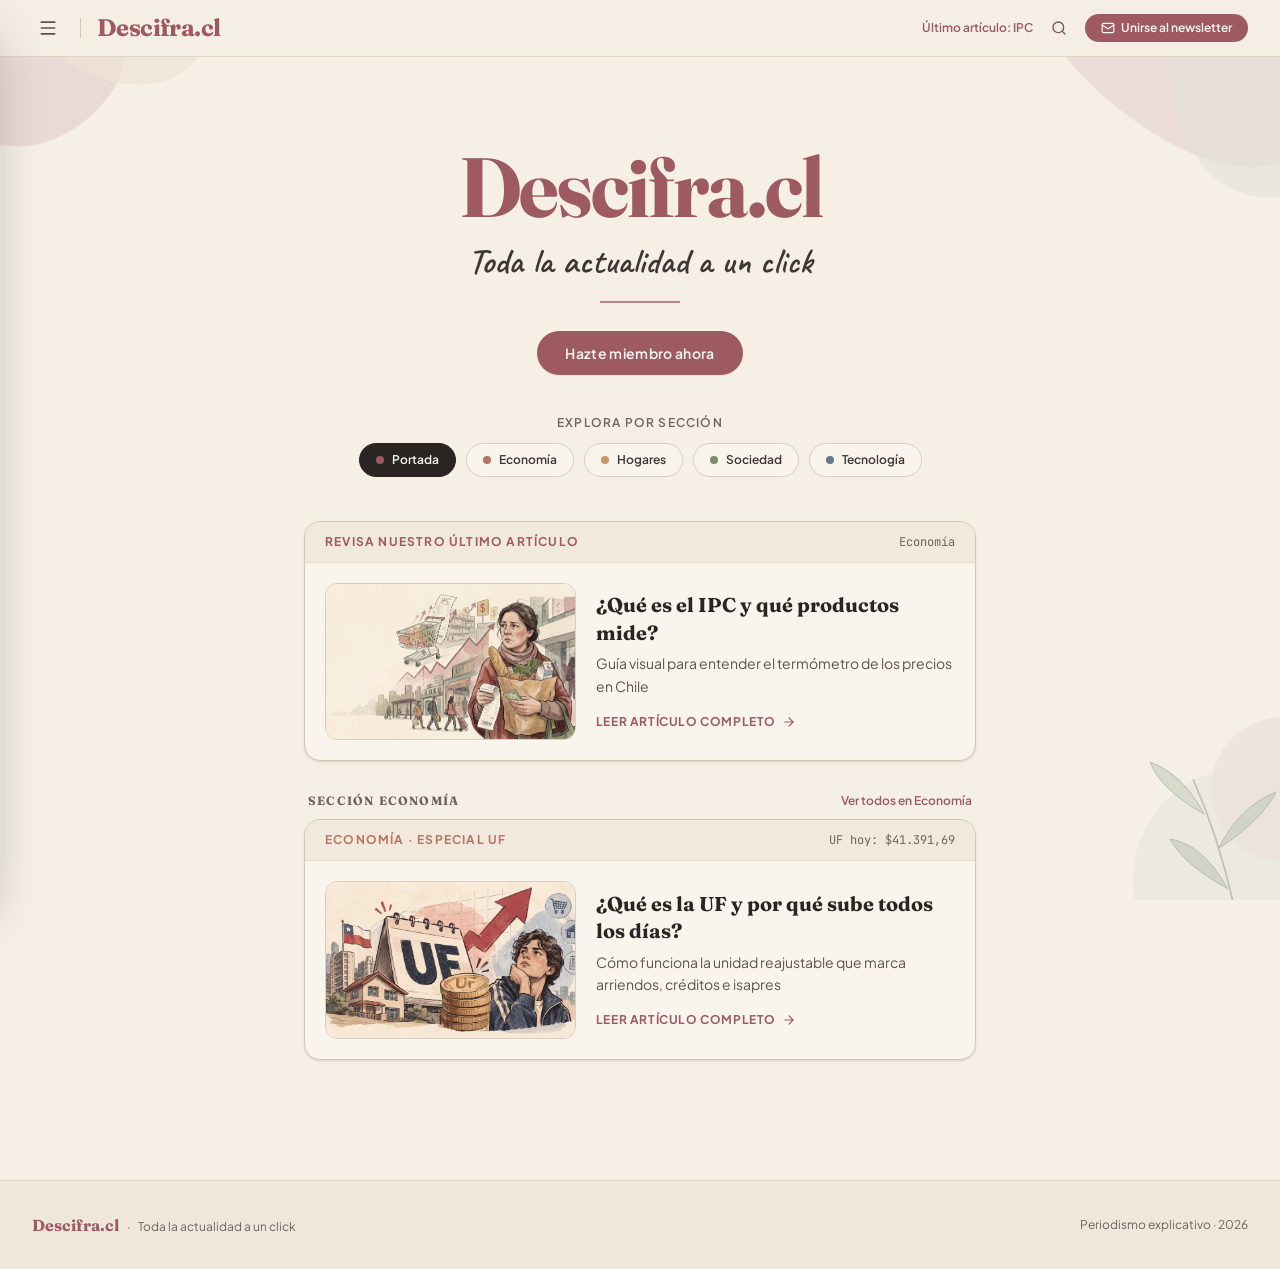
<file: docs/index.html>
<!doctype html>
<html lang="es">
  <head>
    <meta charset="UTF-8" />
    <meta name="viewport" content="width=device-width, initial-scale=1.0" />
    <title>Descifra.cl — Toda la actualidad a un click</title>
    <meta name="description" content="Toda la actualidad a un click: periodismo explicativo, colorido e interactivo sobre economía, sociedad y contingencia." />
    <meta property="og:title" content="Descifra.cl — Toda la actualidad a un click" />
    <meta property="og:description" content="Toda la actualidad a un click: periodismo explicativo, colorido e interactivo sobre economía, sociedad y contingencia." />
    <meta property="og:type" content="website" />
    <meta name="twitter:card" content="summary_large_image" />
    <link rel="preconnect" href="https://fonts.googleapis.com" />
    <link rel="preconnect" href="https://fonts.gstatic.com" crossorigin />
    <link
      href="https://fonts.googleapis.com/css2?family=Caveat:wght@500;600;700&family=Fraunces:ital,opsz,wght@0,9..144,400;0,9..144,600;0,9..144,700;1,9..144,400&family=JetBrains+Mono:wght@400;500;600&family=Plus+Jakarta+Sans:wght@400;500;600;700&display=swap"
      rel="stylesheet"
    />
    <script type="module" crossorigin src="./assets/index-x6zN5Of1.js"></script>
    <link rel="stylesheet" crossorigin href="./assets/index-D3nHx_9y.css">
  </head>
  <body>
    <div id="root"></div>
  </body>
</html>
</file>
<file: docs/assets/index-D3nHx_9y.css>
/*! tailwindcss v4.3.5 | MIT License | https://tailwindcss.com */
@layer properties{@supports (((-webkit-hyphens:none)) and (not (margin-trim:block))) or ((-moz-orient:inline) and (not (color:rgb(from red r g b)))){*,:before,:after,::backdrop{--tw-translate-x:0;--tw-translate-y:0;--tw-translate-z:0;--tw-rotate-x:initial;--tw-rotate-y:initial;--tw-rotate-z:initial;--tw-skew-x:initial;--tw-skew-y:initial;--tw-space-y-reverse:0;--tw-divide-y-reverse:0;--tw-border-style:solid;--tw-leading:initial;--tw-font-weight:initial;--tw-tracking:initial;--tw-ordinal:initial;--tw-slashed-zero:initial;--tw-numeric-figure:initial;--tw-numeric-spacing:initial;--tw-numeric-fraction:initial;--tw-shadow:0 0 #0000;--tw-shadow-color:initial;--tw-shadow-alpha:100%;--tw-inset-shadow:0 0 #0000;--tw-inset-shadow-color:initial;--tw-inset-shadow-alpha:100%;--tw-ring-color:initial;--tw-ring-shadow:0 0 #0000;--tw-inset-ring-color:initial;--tw-inset-ring-shadow:0 0 #0000;--tw-ring-inset:initial;--tw-ring-offset-width:0px;--tw-ring-offset-color:#fff;--tw-ring-offset-shadow:0 0 #0000;--tw-blur:initial;--tw-brightness:initial;--tw-contrast:initial;--tw-grayscale:initial;--tw-hue-rotate:initial;--tw-invert:initial;--tw-opacity:initial;--tw-saturate:initial;--tw-sepia:initial;--tw-drop-shadow:initial;--tw-drop-shadow-color:initial;--tw-drop-shadow-alpha:100%;--tw-drop-shadow-size:initial;--tw-backdrop-blur:initial;--tw-backdrop-brightness:initial;--tw-backdrop-contrast:initial;--tw-backdrop-grayscale:initial;--tw-backdrop-hue-rotate:initial;--tw-backdrop-invert:initial;--tw-backdrop-opacity:initial;--tw-backdrop-saturate:initial;--tw-backdrop-sepia:initial;--tw-duration:initial;--tw-ease:initial;--tw-scale-x:1;--tw-scale-y:1;--tw-scale-z:1;--tw-outline-style:solid}}}@layer theme{:root,:host{--font-sans:"Plus Jakarta Sans", ui-sans-serif, system-ui, sans-serif;--font-mono:"JetBrains Mono", ui-monospace, SFMono-Regular, monospace;--color-white:#fff;--spacing:.25rem;--container-md:28rem;--container-xl:36rem;--container-2xl:42rem;--container-3xl:48rem;--text-xs:.75rem;--text-xs--line-height:calc(1 / .75);--text-sm:.875rem;--text-sm--line-height:calc(1.25 / .875);--text-base:1rem;--text-base--line-height:calc(1.5 / 1);--text-lg:1.125rem;--text-lg--line-height:calc(1.75 / 1.125);--text-xl:1.25rem;--text-xl--line-height:calc(1.75 / 1.25);--text-2xl:1.5rem;--text-2xl--line-height:calc(2 / 1.5);--text-3xl:1.875rem;--text-3xl--line-height:calc(2.25 / 1.875);--text-4xl:2.25rem;--text-4xl--line-height:calc(2.5 / 2.25);--text-5xl:3rem;--text-5xl--line-height:1;--text-6xl:3.75rem;--text-6xl--line-height:1;--text-7xl:4.5rem;--text-7xl--line-height:1;--font-weight-medium:500;--font-weight-semibold:600;--font-weight-bold:700;--tracking-tight:-.025em;--tracking-normal:0em;--tracking-wide:.025em;--tracking-wider:.05em;--tracking-widest:.1em;--leading-snug:1.375;--leading-relaxed:1.625;--radius-md:.375rem;--radius-lg:.5rem;--radius-xl:.75rem;--radius-2xl:1rem;--ease-out:cubic-bezier(0, 0, .2, 1);--blur-sm:8px;--default-transition-duration:.15s;--default-transition-timing-function:cubic-bezier(.4, 0, .2, 1);--default-font-family:var(--font-sans);--default-mono-font-family:var(--font-mono);--font-display:"Fraunces", Georgia, ui-serif, serif;--font-script:"Caveat", cursive}}@layer base{*,:after,:before,::backdrop{box-sizing:border-box;border:0 solid;margin:0;padding:0}::file-selector-button{box-sizing:border-box;border:0 solid;margin:0;padding:0}html,:host{-webkit-text-size-adjust:100%;tab-size:4;line-height:1.5;font-family:var(--default-font-family,-apple-system, BlinkMacSystemFont, "Segoe UI", Roboto, "Helvetica Neue", "Noto Sans", Arial, sans-serif, "Apple Color Emoji", "Segoe UI Emoji", "Segoe UI Symbol", "Noto Color Emoji");font-feature-settings:var(--default-font-feature-settings,normal);font-variation-settings:var(--default-font-variation-settings,normal);-webkit-tap-highlight-color:transparent}hr{height:0;color:inherit;border-top-width:1px}abbr:where([title]){-webkit-text-decoration:underline dotted;text-decoration:underline dotted}h1,h2,h3,h4,h5,h6{font-size:inherit;font-weight:inherit}a{color:inherit;-webkit-text-decoration:inherit;-webkit-text-decoration:inherit;-webkit-text-decoration:inherit;-webkit-text-decoration:inherit;text-decoration:inherit}b,strong{font-weight:bolder}code,kbd,samp,pre{font-family:var(--default-mono-font-family,ui-monospace, SFMono-Regular, Menlo, Monaco, Consolas, "Liberation Mono", "Courier New", monospace);font-feature-settings:var(--default-mono-font-feature-settings,normal);font-variation-settings:var(--default-mono-font-variation-settings,normal);font-size:1em}small{font-size:80%}sub,sup{vertical-align:baseline;font-size:75%;line-height:0;position:relative}sub{bottom:-.25em}sup{top:-.5em}table{text-indent:0;border-color:inherit;border-collapse:collapse}:-moz-focusring:where(:not(iframe)){outline:auto}progress{vertical-align:baseline}summary{display:list-item}ol,ul,menu{list-style:none}img,svg,video,canvas,audio,iframe,embed,object{vertical-align:middle;display:block}img,video{max-width:100%;height:auto}button,input,select,optgroup,textarea{font:inherit;font-feature-settings:inherit;font-variation-settings:inherit;letter-spacing:inherit;color:inherit;opacity:1;background-color:#0000;border-radius:0}::file-selector-button{font:inherit;font-feature-settings:inherit;font-variation-settings:inherit;letter-spacing:inherit;color:inherit;opacity:1;background-color:#0000;border-radius:0}:where(select:is([multiple],[size])) optgroup{font-weight:bolder}:where(select:is([multiple],[size])) optgroup option{padding-inline-start:20px}::file-selector-button{margin-inline-end:4px}::placeholder{opacity:1}@supports (not ((-webkit-appearance:-apple-pay-button))) or (contain-intrinsic-size:1px){::placeholder{color:currentColor}@supports (color:color-mix(in lab, red, red)){::placeholder{color:color-mix(in oklab, currentcolor 50%, transparent)}}}textarea{resize:vertical}::-webkit-search-decoration{-webkit-appearance:none}::-webkit-date-and-time-value{min-height:1lh;text-align:inherit}::-webkit-datetime-edit{display:inline-flex}::-webkit-datetime-edit-fields-wrapper{padding:0}::-webkit-datetime-edit{padding-block:0}::-webkit-datetime-edit-year-field{padding-block:0}::-webkit-datetime-edit-month-field{padding-block:0}::-webkit-datetime-edit-day-field{padding-block:0}::-webkit-datetime-edit-hour-field{padding-block:0}::-webkit-datetime-edit-minute-field{padding-block:0}::-webkit-datetime-edit-second-field{padding-block:0}::-webkit-datetime-edit-millisecond-field{padding-block:0}::-webkit-datetime-edit-meridiem-field{padding-block:0}::-webkit-calendar-picker-indicator{line-height:1}:-moz-ui-invalid{box-shadow:none}button,input:where([type=button],[type=reset],[type=submit]){appearance:button}::file-selector-button{appearance:button}::-webkit-inner-spin-button{height:auto}::-webkit-outer-spin-button{height:auto}[hidden]:where(:not([hidden=until-found])){display:none!important}html{scroll-behavior:smooth;font-family:var(--font-sans);color:#2a2522;-webkit-font-smoothing:antialiased;background-color:#f5efe6}h1,h2,h3,h4{font-family:var(--font-display)}}@layer components;@layer utilities{.pointer-events-auto{pointer-events:auto}.pointer-events-none{pointer-events:none}.visible{visibility:visible}.sr-only{clip-path:inset(50%);white-space:nowrap;border-width:0;width:1px;height:1px;margin:-1px;padding:0;position:absolute;overflow:hidden}.absolute{position:absolute}.fixed{position:fixed}.relative{position:relative}.static{position:static}.sticky{position:sticky}.inset-0{inset:0}.inset-y-0{inset-block:0}.-top-10{top:calc(var(--spacing) * -10)}.-top-16{top:calc(var(--spacing) * -16)}.top-0{top:0}.top-3{top:calc(var(--spacing) * 3)}.top-4{top:calc(var(--spacing) * 4)}.top-\[42\%\]{top:42%}.-right-12{right:calc(var(--spacing) * -12)}.-right-20{right:calc(var(--spacing) * -20)}.right-3{right:calc(var(--spacing) * 3)}.right-4{right:calc(var(--spacing) * 4)}.-bottom-16{bottom:calc(var(--spacing) * -16)}.-left-24{left:calc(var(--spacing) * -24)}.left-0{left:0}.left-1{left:var(--spacing)}.left-1\/2{left:50%}.z-0{z-index:0}.z-10{z-index:10}.z-40{z-index:40}.z-50{z-index:50}.order-1{order:1}.order-2{order:2}.container{width:100%}@media (width>=40rem){.container{max-width:40rem}}@media (width>=48rem){.container{max-width:48rem}}@media (width>=64rem){.container{max-width:64rem}}@media (width>=80rem){.container{max-width:80rem}}@media (width>=96rem){.container{max-width:96rem}}.mx-2{margin-inline:calc(var(--spacing) * 2)}.mx-auto{margin-inline:auto}.mt-0{margin-top:0}.mt-0\.5{margin-top:calc(var(--spacing) * .5)}.mt-1{margin-top:var(--spacing)}.mt-1\.5{margin-top:calc(var(--spacing) * 1.5)}.mt-2{margin-top:calc(var(--spacing) * 2)}.mt-3{margin-top:calc(var(--spacing) * 3)}.mt-4{margin-top:calc(var(--spacing) * 4)}.mt-5{margin-top:calc(var(--spacing) * 5)}.mt-6{margin-top:calc(var(--spacing) * 6)}.mt-7{margin-top:calc(var(--spacing) * 7)}.mt-8{margin-top:calc(var(--spacing) * 8)}.mt-10{margin-top:calc(var(--spacing) * 10)}.mt-11{margin-top:calc(var(--spacing) * 11)}.mt-12{margin-top:calc(var(--spacing) * 12)}.mr-1{margin-right:var(--spacing)}.mb-1{margin-bottom:var(--spacing)}.mb-1\.5{margin-bottom:calc(var(--spacing) * 1.5)}.mb-2{margin-bottom:calc(var(--spacing) * 2)}.mb-2\.5{margin-bottom:calc(var(--spacing) * 2.5)}.mb-3{margin-bottom:calc(var(--spacing) * 3)}.mb-4{margin-bottom:calc(var(--spacing) * 4)}.mb-5{margin-bottom:calc(var(--spacing) * 5)}.mb-6{margin-bottom:calc(var(--spacing) * 6)}.ml-0{margin-left:0}.ml-0\.5{margin-left:calc(var(--spacing) * .5)}.ml-1{margin-left:var(--spacing)}.line-clamp-2{-webkit-line-clamp:2;-webkit-box-orient:vertical;display:-webkit-box;overflow:hidden}.block{display:block}.contents{display:contents}.flex{display:flex}.grid{display:grid}.hidden{display:none}.inline{display:inline}.inline-block{display:inline-block}.inline-flex{display:inline-flex}.table{display:table}.aspect-\[16\/9\]{aspect-ratio:16/9}.aspect-\[16\/10\]{aspect-ratio:16/10}.h-1{height:var(--spacing)}.h-1\.5{height:calc(var(--spacing) * 1.5)}.h-2{height:calc(var(--spacing) * 2)}.h-2\.5{height:calc(var(--spacing) * 2.5)}.h-3{height:calc(var(--spacing) * 3)}.h-3\.5{height:calc(var(--spacing) * 3.5)}.h-4{height:calc(var(--spacing) * 4)}.h-5{height:calc(var(--spacing) * 5)}.h-6{height:calc(var(--spacing) * 6)}.h-9{height:calc(var(--spacing) * 9)}.h-10{height:calc(var(--spacing) * 10)}.h-14{height:calc(var(--spacing) * 14)}.h-16{height:calc(var(--spacing) * 16)}.h-72{height:calc(var(--spacing) * 72)}.h-80{height:calc(var(--spacing) * 80)}.h-\[1\.5px\]{height:1.5px}.h-\[3px\]{height:3px}.h-auto{height:auto}.h-full{height:100%}.min-h-\[calc\(100vh-8rem\)\]{min-height:calc(100vh - 8rem)}.min-h-screen{min-height:100vh}.w-1{width:var(--spacing)}.w-1\.5{width:calc(var(--spacing) * 1.5)}.w-2{width:calc(var(--spacing) * 2)}.w-2\.5{width:calc(var(--spacing) * 2.5)}.w-3{width:calc(var(--spacing) * 3)}.w-3\.5{width:calc(var(--spacing) * 3.5)}.w-4{width:calc(var(--spacing) * 4)}.w-5{width:calc(var(--spacing) * 5)}.w-6{width:calc(var(--spacing) * 6)}.w-10{width:calc(var(--spacing) * 10)}.w-14{width:calc(var(--spacing) * 14)}.w-16{width:calc(var(--spacing) * 16)}.w-20{width:calc(var(--spacing) * 20)}.w-72{width:calc(var(--spacing) * 72)}.w-80{width:calc(var(--spacing) * 80)}.w-96{width:calc(var(--spacing) * 96)}.w-full{width:100%}.w-px{width:1px}.max-w-2xl{max-width:var(--container-2xl)}.max-w-3xl{max-width:var(--container-3xl)}.max-w-\[85vw\]{max-width:85vw}.max-w-\[960px\]{max-width:960px}.max-w-\[1320px\]{max-width:1320px}.max-w-md{max-width:var(--container-md)}.min-w-0{min-width:0}.min-w-\[540px\]{min-width:540px}.flex-1{flex:1}.shrink-0{flex-shrink:0}.-translate-x-1{--tw-translate-x:calc(var(--spacing) * -1);translate:var(--tw-translate-x) var(--tw-translate-y)}.-translate-x-1\/2{--tw-translate-x:calc(calc(1 / 2 * 100%) * -1);translate:var(--tw-translate-x) var(--tw-translate-y)}.-translate-x-full{--tw-translate-x:-100%;translate:var(--tw-translate-x) var(--tw-translate-y)}.translate-x-0{--tw-translate-x:0px;translate:var(--tw-translate-x) var(--tw-translate-y)}.-translate-y-1{--tw-translate-y:calc(var(--spacing) * -1);translate:var(--tw-translate-x) var(--tw-translate-y)}.-translate-y-1\/2{--tw-translate-y:calc(calc(1 / 2 * 100%) * -1);translate:var(--tw-translate-x) var(--tw-translate-y)}.transform{transform:var(--tw-rotate-x, ) var(--tw-rotate-y, ) var(--tw-rotate-z, ) var(--tw-skew-x, ) var(--tw-skew-y, )}.cursor-pointer{cursor:pointer}.resize{resize:both}.scroll-mt-24{scroll-margin-top:calc(var(--spacing) * 24)}.grid-cols-1{grid-template-columns:repeat(1,minmax(0,1fr))}.grid-cols-2{grid-template-columns:repeat(2,minmax(0,1fr))}.flex-col{flex-direction:column}.flex-wrap{flex-wrap:wrap}.items-baseline{align-items:baseline}.items-center{align-items:center}.items-start{align-items:flex-start}.justify-between{justify-content:space-between}.justify-center{justify-content:center}.gap-1{gap:var(--spacing)}.gap-1\.5{gap:calc(var(--spacing) * 1.5)}.gap-2{gap:calc(var(--spacing) * 2)}.gap-2\.5{gap:calc(var(--spacing) * 2.5)}.gap-3{gap:calc(var(--spacing) * 3)}.gap-4{gap:calc(var(--spacing) * 4)}.gap-5{gap:calc(var(--spacing) * 5)}.gap-6{gap:calc(var(--spacing) * 6)}.gap-8{gap:calc(var(--spacing) * 8)}.gap-10{gap:calc(var(--spacing) * 10)}:where(.space-y-1>:not(:last-child)){--tw-space-y-reverse:0;margin-block-start:calc(var(--spacing) * var(--tw-space-y-reverse));margin-block-end:calc(var(--spacing) * calc(1 - var(--tw-space-y-reverse)))}:where(.space-y-1\.5>:not(:last-child)){--tw-space-y-reverse:0;margin-block-start:calc(calc(var(--spacing) * 1.5) * var(--tw-space-y-reverse));margin-block-end:calc(calc(var(--spacing) * 1.5) * calc(1 - var(--tw-space-y-reverse)))}:where(.space-y-2>:not(:last-child)){--tw-space-y-reverse:0;margin-block-start:calc(calc(var(--spacing) * 2) * var(--tw-space-y-reverse));margin-block-end:calc(calc(var(--spacing) * 2) * calc(1 - var(--tw-space-y-reverse)))}:where(.space-y-2\.5>:not(:last-child)){--tw-space-y-reverse:0;margin-block-start:calc(calc(var(--spacing) * 2.5) * var(--tw-space-y-reverse));margin-block-end:calc(calc(var(--spacing) * 2.5) * calc(1 - var(--tw-space-y-reverse)))}:where(.space-y-3>:not(:last-child)){--tw-space-y-reverse:0;margin-block-start:calc(calc(var(--spacing) * 3) * var(--tw-space-y-reverse));margin-block-end:calc(calc(var(--spacing) * 3) * calc(1 - var(--tw-space-y-reverse)))}:where(.space-y-4>:not(:last-child)){--tw-space-y-reverse:0;margin-block-start:calc(calc(var(--spacing) * 4) * var(--tw-space-y-reverse));margin-block-end:calc(calc(var(--spacing) * 4) * calc(1 - var(--tw-space-y-reverse)))}:where(.space-y-5>:not(:last-child)){--tw-space-y-reverse:0;margin-block-start:calc(calc(var(--spacing) * 5) * var(--tw-space-y-reverse));margin-block-end:calc(calc(var(--spacing) * 5) * calc(1 - var(--tw-space-y-reverse)))}:where(.space-y-6>:not(:last-child)){--tw-space-y-reverse:0;margin-block-start:calc(calc(var(--spacing) * 6) * var(--tw-space-y-reverse));margin-block-end:calc(calc(var(--spacing) * 6) * calc(1 - var(--tw-space-y-reverse)))}:where(.space-y-14>:not(:last-child)){--tw-space-y-reverse:0;margin-block-start:calc(calc(var(--spacing) * 14) * var(--tw-space-y-reverse));margin-block-end:calc(calc(var(--spacing) * 14) * calc(1 - var(--tw-space-y-reverse)))}.gap-x-4{column-gap:calc(var(--spacing) * 4)}.gap-y-1{row-gap:var(--spacing)}.gap-y-1\.5{row-gap:calc(var(--spacing) * 1.5)}:where(.divide-y>:not(:last-child)){--tw-divide-y-reverse:0;border-bottom-style:var(--tw-border-style);border-top-style:var(--tw-border-style);border-top-width:calc(1px * var(--tw-divide-y-reverse));border-bottom-width:calc(1px * calc(1 - var(--tw-divide-y-reverse)))}:where(.divide-\[\#DDD2C4\]>:not(:last-child)){border-color:#ddd2c4}:where(.divide-\[\#E2D8CA\]>:not(:last-child)){border-color:#e2d8ca}.truncate{text-overflow:ellipsis;white-space:nowrap;overflow:hidden}.overflow-hidden{overflow:hidden}.overflow-x-auto{overflow-x:auto}.rounded{border-radius:.25rem}.rounded-2xl{border-radius:var(--radius-2xl)}.rounded-full{border-radius:2147483647px}.rounded-lg{border-radius:var(--radius-lg)}.rounded-md{border-radius:var(--radius-md)}.rounded-xl{border-radius:var(--radius-xl)}.border{border-style:var(--tw-border-style);border-width:1px}.border-2{border-style:var(--tw-border-style);border-width:2px}.border-t{border-top-style:var(--tw-border-style);border-top-width:1px}.border-r{border-right-style:var(--tw-border-style);border-right-width:1px}.border-b{border-bottom-style:var(--tw-border-style);border-bottom-width:1px}.border-\[\#2A2522\]{border-color:#2a2522}.border-\[\#2A2522\]\/10{border-color:oklab(26.892% .00559601 .00744852/.1)}.border-\[\#3A322D\]{border-color:#3a322d}.border-\[\#B6C5AF\]{border-color:#b6c5af}.border-\[\#C9BCAE\]{border-color:#c9bcae}.border-\[\#D2C6B7\]{border-color:#d2c6b7}.border-\[\#D9CEBF\]{border-color:#d9cebf}.border-\[\#DDD2C4\]{border-color:#ddd2c4}.border-\[\#DEC1C2\]{border-color:#dec1c2}.border-\[\#DED4C6\]{border-color:#ded4c6}.border-\[\#E4DACB\]{border-color:#e4dacb}.border-\[\#FAF6F0\]\/90{border-color:oklab(97.4572% .00183618 .0088526/.9)}.bg-\[\#2A2522\]{background-color:#2a2522}.bg-\[\#2A2522\]\/35{background-color:oklab(26.892% .00559601 .00744852/.35)}.bg-\[\#2A2522\]\/45{background-color:oklab(26.892% .00559601 .00744852/.45)}.bg-\[\#4A403A\]{background-color:#4a403a}.bg-\[\#9E5A63\]{background-color:#9e5a63}.bg-\[\#9E5A63\]\/70{background-color:oklab(54.8139% .0877684 .0186/.7)}.bg-\[\#9E5A63\]\/90{background-color:oklab(54.8139% .0877684 .0186/.9)}.bg-\[\#241F1C\]{background-color:#241f1c}.bg-\[\#241F1C\]\/85{background-color:oklab(24.3889% .00574739 .00763387/.85)}.bg-\[\#332B26\]{background-color:#332b26}.bg-\[\#64798A\]{background-color:#64798a}.bg-\[\#C7BAAB\]{background-color:#c7baab}.bg-\[\#D2C6B7\]{background-color:#d2c6b7}.bg-\[\#E0D6C8\]{background-color:#e0d6c8}.bg-\[\#EBE1D2\]{background-color:#ebe1d2}.bg-\[\#EEF2EC\]{background-color:#eef2ec}.bg-\[\#EFE7DA\]{background-color:#efe7da}.bg-\[\#EFE7DA\]\/80{background-color:oklab(93.0721% .00333086 .0191177/.8)}.bg-\[\#F5EFE6\]{background-color:#f5efe6}.bg-\[\#F5EFE6\]\/95{background-color:oklab(95.4327% .0027695 .01333/.95)}.bg-\[\#F6ECEB\]{background-color:#f6eceb}.bg-\[\#FAF5EC\]{background-color:#faf5ec}.bg-\[\#FAF5EC\]\/80{background-color:oklab(97.1552% .00172782 .0129529/.8)}.bg-\[\#FAF5EC\]\/85{background-color:oklab(97.1552% .00172782 .0129529/.85)}.bg-\[\#FAF5EC\]\/95{background-color:oklab(97.1552% .00172782 .0129529/.95)}.bg-\[\#FAF6F0\]{background-color:#faf6f0}.fill-current{fill:currentColor}.object-cover{object-fit:cover}.p-1{padding:var(--spacing)}.p-1\.5{padding:calc(var(--spacing) * 1.5)}.p-3{padding:calc(var(--spacing) * 3)}.p-3\.5{padding:calc(var(--spacing) * 3.5)}.p-4{padding:calc(var(--spacing) * 4)}.p-5{padding:calc(var(--spacing) * 5)}.p-6{padding:calc(var(--spacing) * 6)}.px-1{padding-inline:var(--spacing)}.px-2{padding-inline:calc(var(--spacing) * 2)}.px-2\.5{padding-inline:calc(var(--spacing) * 2.5)}.px-3{padding-inline:calc(var(--spacing) * 3)}.px-3\.5{padding-inline:calc(var(--spacing) * 3.5)}.px-4{padding-inline:calc(var(--spacing) * 4)}.px-5{padding-inline:calc(var(--spacing) * 5)}.px-6{padding-inline:calc(var(--spacing) * 6)}.px-7{padding-inline:calc(var(--spacing) * 7)}.py-1{padding-block:var(--spacing)}.py-1\.5{padding-block:calc(var(--spacing) * 1.5)}.py-2{padding-block:calc(var(--spacing) * 2)}.py-2\.5{padding-block:calc(var(--spacing) * 2.5)}.py-3{padding-block:calc(var(--spacing) * 3)}.py-4{padding-block:calc(var(--spacing) * 4)}.py-8{padding-block:calc(var(--spacing) * 8)}.py-10{padding-block:calc(var(--spacing) * 10)}.pt-1{padding-top:var(--spacing)}.pt-2{padding-top:calc(var(--spacing) * 2)}.pt-3{padding-top:calc(var(--spacing) * 3)}.pt-4{padding-top:calc(var(--spacing) * 4)}.pt-5{padding-top:calc(var(--spacing) * 5)}.pt-8{padding-top:calc(var(--spacing) * 8)}.pt-10{padding-top:calc(var(--spacing) * 10)}.pb-2{padding-bottom:calc(var(--spacing) * 2)}.pb-3{padding-bottom:calc(var(--spacing) * 3)}.pb-4{padding-bottom:calc(var(--spacing) * 4)}.pb-16{padding-bottom:calc(var(--spacing) * 16)}.text-center{text-align:center}.text-left{text-align:left}.font-display{font-family:var(--font-display)}.font-mono{font-family:var(--font-mono)}.font-sans{font-family:var(--font-sans)}.text-2xl{font-size:var(--text-2xl);line-height:var(--tw-leading,var(--text-2xl--line-height))}.text-3xl{font-size:var(--text-3xl);line-height:var(--tw-leading,var(--text-3xl--line-height))}.text-4xl{font-size:var(--text-4xl);line-height:var(--tw-leading,var(--text-4xl--line-height))}.text-6xl{font-size:var(--text-6xl);line-height:var(--tw-leading,var(--text-6xl--line-height))}.text-base{font-size:var(--text-base);line-height:var(--tw-leading,var(--text-base--line-height))}.text-lg{font-size:var(--text-lg);line-height:var(--tw-leading,var(--text-lg--line-height))}.text-sm{font-size:var(--text-sm);line-height:var(--tw-leading,var(--text-sm--line-height))}.text-xl{font-size:var(--text-xl);line-height:var(--tw-leading,var(--text-xl--line-height))}.text-xs{font-size:var(--text-xs);line-height:var(--tw-leading,var(--text-xs--line-height))}.text-\[11px\]{font-size:11px}.leading-relaxed{--tw-leading:var(--leading-relaxed);line-height:var(--leading-relaxed)}.leading-snug{--tw-leading:var(--leading-snug);line-height:var(--leading-snug)}.font-bold{--tw-font-weight:var(--font-weight-bold);font-weight:var(--font-weight-bold)}.font-medium{--tw-font-weight:var(--font-weight-medium);font-weight:var(--font-weight-medium)}.font-semibold{--tw-font-weight:var(--font-weight-semibold);font-weight:var(--font-weight-semibold)}.tracking-normal{--tw-tracking:var(--tracking-normal);letter-spacing:var(--tracking-normal)}.tracking-tight{--tw-tracking:var(--tracking-tight);letter-spacing:var(--tracking-tight)}.tracking-wide{--tw-tracking:var(--tracking-wide);letter-spacing:var(--tracking-wide)}.tracking-wider{--tw-tracking:var(--tracking-wider);letter-spacing:var(--tracking-wider)}.tracking-widest{--tw-tracking:var(--tracking-widest);letter-spacing:var(--tracking-widest)}.text-balance{text-wrap:balance}.whitespace-nowrap{white-space:nowrap}.text-\[\#2A2522\]{color:#2a2522}.text-\[\#2B3727\]{color:#2b3727}.text-\[\#3E3732\]{color:#3e3732}.text-\[\#4A423C\]{color:#4a423c}.text-\[\#4E2328\]{color:#4e2328}.text-\[\#5A7053\]{color:#5a7053}.text-\[\#5D534B\]{color:#5d534b}.text-\[\#5D7356\]{color:#5d7356}.text-\[\#6E363E\]{color:#6e363e}.text-\[\#6E645C\]{color:#6e645c}.text-\[\#7A8B74\]{color:#7a8b74}.text-\[\#7B5257\]{color:#7b5257}.text-\[\#7D7268\]{color:#7d7268}.text-\[\#8D8177\]{color:#8d8177}.text-\[\#9E5A63\]{color:#9e5a63}.text-\[\#625A54\]{color:#625a54}.text-\[\#64798A\]{color:#64798a}.text-\[\#B87462\]{color:#b87462}.text-\[\#C7BAAB\]{color:#c7baab}.text-\[\#D9CEBF\]{color:#d9cebf}.text-\[\#EFE7DA\]{color:#efe7da}.text-\[\#FAF6F0\]{color:#faf6f0}.lowercase{text-transform:lowercase}.normal-case{text-transform:none}.uppercase{text-transform:uppercase}.italic{font-style:italic}.tabular-nums{--tw-numeric-spacing:tabular-nums;font-variant-numeric:var(--tw-ordinal, ) var(--tw-slashed-zero, ) var(--tw-numeric-figure, ) var(--tw-numeric-spacing, ) var(--tw-numeric-fraction, )}.underline-offset-4{text-underline-offset:4px}.accent-\[\#9E5A63\]{accent-color:#9e5a63}.accent-\[\#B87462\]{accent-color:#b87462}.opacity-0{opacity:0}.opacity-40{opacity:.4}.opacity-45{opacity:.45}.opacity-80{opacity:.8}.opacity-100{opacity:1}.shadow-2xl{--tw-shadow:0 25px 50px -12px var(--tw-shadow-color,#00000040);box-shadow:var(--tw-inset-shadow), var(--tw-inset-ring-shadow), var(--tw-ring-offset-shadow), var(--tw-ring-shadow), var(--tw-shadow)}.shadow-md{--tw-shadow:0 4px 6px -1px var(--tw-shadow-color,#0000001a), 0 2px 4px -2px var(--tw-shadow-color,#0000001a);box-shadow:var(--tw-inset-shadow), var(--tw-inset-ring-shadow), var(--tw-ring-offset-shadow), var(--tw-ring-shadow), var(--tw-shadow)}.shadow-sm{--tw-shadow:0 1px 3px 0 var(--tw-shadow-color,#0000001a), 0 1px 2px -1px var(--tw-shadow-color,#0000001a);box-shadow:var(--tw-inset-shadow), var(--tw-inset-ring-shadow), var(--tw-ring-offset-shadow), var(--tw-ring-shadow), var(--tw-shadow)}.shadow-xl{--tw-shadow:0 20px 25px -5px var(--tw-shadow-color,#0000001a), 0 8px 10px -6px var(--tw-shadow-color,#0000001a);box-shadow:var(--tw-inset-shadow), var(--tw-inset-ring-shadow), var(--tw-ring-offset-shadow), var(--tw-ring-shadow), var(--tw-shadow)}.shadow-xs{--tw-shadow:0 1px 2px 0 var(--tw-shadow-color,#0000000d);box-shadow:var(--tw-inset-shadow), var(--tw-inset-ring-shadow), var(--tw-ring-offset-shadow), var(--tw-ring-shadow), var(--tw-shadow)}.ring-2{--tw-ring-shadow:var(--tw-ring-inset, ) 0 0 0 calc(2px + var(--tw-ring-offset-width)) var(--tw-ring-color,currentcolor);box-shadow:var(--tw-inset-shadow), var(--tw-inset-ring-shadow), var(--tw-ring-offset-shadow), var(--tw-ring-shadow), var(--tw-shadow)}.ring-\[\#2A2522\]{--tw-ring-color:#2a2522}.blur{--tw-blur:blur(8px);filter:var(--tw-blur, ) var(--tw-brightness, ) var(--tw-contrast, ) var(--tw-grayscale, ) var(--tw-hue-rotate, ) var(--tw-invert, ) var(--tw-saturate, ) var(--tw-sepia, ) var(--tw-drop-shadow, )}.filter{filter:var(--tw-blur, ) var(--tw-brightness, ) var(--tw-contrast, ) var(--tw-grayscale, ) var(--tw-hue-rotate, ) var(--tw-invert, ) var(--tw-saturate, ) var(--tw-sepia, ) var(--tw-drop-shadow, )}.filter\!{filter:var(--tw-blur, ) var(--tw-brightness, ) var(--tw-contrast, ) var(--tw-grayscale, ) var(--tw-hue-rotate, ) var(--tw-invert, ) var(--tw-saturate, ) var(--tw-sepia, ) var(--tw-drop-shadow, )!important}.backdrop-blur-\[1px\]{--tw-backdrop-blur:blur(1px);-webkit-backdrop-filter:var(--tw-backdrop-blur, ) var(--tw-backdrop-brightness, ) var(--tw-backdrop-contrast, ) var(--tw-backdrop-grayscale, ) var(--tw-backdrop-hue-rotate, ) var(--tw-backdrop-invert, ) var(--tw-backdrop-opacity, ) var(--tw-backdrop-saturate, ) var(--tw-backdrop-sepia, );backdrop-filter:var(--tw-backdrop-blur, ) var(--tw-backdrop-brightness, ) var(--tw-backdrop-contrast, ) var(--tw-backdrop-grayscale, ) var(--tw-backdrop-hue-rotate, ) var(--tw-backdrop-invert, ) var(--tw-backdrop-opacity, ) var(--tw-backdrop-saturate, ) var(--tw-backdrop-sepia, )}.backdrop-blur-sm{--tw-backdrop-blur:blur(var(--blur-sm));-webkit-backdrop-filter:var(--tw-backdrop-blur, ) var(--tw-backdrop-brightness, ) var(--tw-backdrop-contrast, ) var(--tw-backdrop-grayscale, ) var(--tw-backdrop-hue-rotate, ) var(--tw-backdrop-invert, ) var(--tw-backdrop-opacity, ) var(--tw-backdrop-saturate, ) var(--tw-backdrop-sepia, );backdrop-filter:var(--tw-backdrop-blur, ) var(--tw-backdrop-brightness, ) var(--tw-backdrop-contrast, ) var(--tw-backdrop-grayscale, ) var(--tw-backdrop-hue-rotate, ) var(--tw-backdrop-invert, ) var(--tw-backdrop-opacity, ) var(--tw-backdrop-saturate, ) var(--tw-backdrop-sepia, )}.transition{transition-property:color,background-color,border-color,outline-color,text-decoration-color,fill,stroke,--tw-gradient-from,--tw-gradient-via,--tw-gradient-to,opacity,box-shadow,transform,translate,scale,rotate,filter,-webkit-backdrop-filter,backdrop-filter,display,content-visibility,overlay,pointer-events;transition-timing-function:var(--tw-ease,var(--default-transition-timing-function));transition-duration:var(--tw-duration,var(--default-transition-duration))}.transition-\[width\]{transition-property:width;transition-timing-function:var(--tw-ease,var(--default-transition-timing-function));transition-duration:var(--tw-duration,var(--default-transition-duration))}.transition-all{transition-property:all;transition-timing-function:var(--tw-ease,var(--default-transition-timing-function));transition-duration:var(--tw-duration,var(--default-transition-duration))}.transition-colors{transition-property:color,background-color,border-color,outline-color,text-decoration-color,fill,stroke,--tw-gradient-from,--tw-gradient-via,--tw-gradient-to;transition-timing-function:var(--tw-ease,var(--default-transition-timing-function));transition-duration:var(--tw-duration,var(--default-transition-duration))}.transition-opacity{transition-property:opacity;transition-timing-function:var(--tw-ease,var(--default-transition-timing-function));transition-duration:var(--tw-duration,var(--default-transition-duration))}.transition-shadow{transition-property:box-shadow;transition-timing-function:var(--tw-ease,var(--default-transition-timing-function));transition-duration:var(--tw-duration,var(--default-transition-duration))}.transition-transform{transition-property:transform,translate,scale,rotate;transition-timing-function:var(--tw-ease,var(--default-transition-timing-function));transition-duration:var(--tw-duration,var(--default-transition-duration))}.duration-150{--tw-duration:.15s;transition-duration:.15s}.duration-200{--tw-duration:.2s;transition-duration:.2s}.duration-300{--tw-duration:.3s;transition-duration:.3s}.ease-out{--tw-ease:var(--ease-out);transition-timing-function:var(--ease-out)}.select-none{-webkit-user-select:none;user-select:none}.ring-inset{--tw-ring-inset:inset}@media (hover:hover){:is(:where(.group):hover .group-hover\:translate-x-0\.5){--tw-translate-x:calc(var(--spacing) * .5);translate:var(--tw-translate-x) var(--tw-translate-y)}:is(:where(.group):hover .group-hover\:translate-x-1){--tw-translate-x:var(--spacing);translate:var(--tw-translate-x) var(--tw-translate-y)}:is(:where(.group):hover .group-hover\:scale-\[1\.03\]){scale:1.03}:is(:where(.group):hover .group-hover\:text-\[\#9E5A63\]){color:#9e5a63}:is(:where(.group):hover .group-hover\:text-\[\#FAF6F0\]){color:#faf6f0}}.placeholder\:text-\[\#8D8177\]::placeholder{color:#8d8177}@media (hover:hover){.hover\:scale-105:hover{--tw-scale-x:105%;--tw-scale-y:105%;--tw-scale-z:105%;scale:var(--tw-scale-x) var(--tw-scale-y)}.hover\:border-\[\#9E5A63\]:hover{border-color:#9e5a63}.hover\:border-\[\#B9AA98\]:hover{border-color:#b9aa98}.hover\:bg-\[\#3A322D\]:hover{background-color:#3a322d}.hover\:bg-\[\#9E5A63\]:hover{background-color:#9e5a63}.hover\:bg-\[\#844850\]:hover{background-color:#844850}.hover\:bg-\[\#EAE0D0\]:hover{background-color:#eae0d0}.hover\:bg-\[\#EAE1D4\]:hover{background-color:#eae1d4}.hover\:bg-\[\#ECE4D7\]:hover{background-color:#ece4d7}.hover\:bg-\[\#EFE6D8\]:hover{background-color:#efe6d8}.hover\:bg-\[\#EFE7DA\]:hover{background-color:#efe7da}.hover\:bg-\[\#F1E8DA\]:hover{background-color:#f1e8da}.hover\:bg-\[\#F5EFE6\]\/70:hover{background-color:oklab(95.4327% .0027695 .01333/.7)}.hover\:text-\[\#2A2522\]:hover{color:#2a2522}.hover\:text-\[\#9E5A63\]:hover{color:#9e5a63}.hover\:text-\[\#FAF6F0\]:hover{color:#faf6f0}.hover\:text-white:hover{color:var(--color-white)}.hover\:underline:hover{text-decoration-line:underline}.hover\:opacity-100:hover{opacity:1}.hover\:shadow-md:hover{--tw-shadow:0 4px 6px -1px var(--tw-shadow-color,#0000001a), 0 2px 4px -2px var(--tw-shadow-color,#0000001a);box-shadow:var(--tw-inset-shadow), var(--tw-inset-ring-shadow), var(--tw-ring-offset-shadow), var(--tw-ring-shadow), var(--tw-shadow)}}.focus\:border-\[\#9E5A63\]:focus{border-color:#9e5a63}.focus\:outline-none:focus{--tw-outline-style:none;outline-style:none}.focus-visible\:outline-2:focus-visible{outline-style:var(--tw-outline-style);outline-width:2px}.focus-visible\:outline-offset-2:focus-visible{outline-offset:2px}.focus-visible\:outline-\[\#2A2522\]:focus-visible{outline-color:#2a2522}.focus-visible\:outline-\[\#9E5A63\]:focus-visible{outline-color:#9e5a63}.focus-visible\:outline-\[\#FAF6F0\]:focus-visible{outline-color:#faf6f0}.disabled\:opacity-60:disabled{opacity:.6}@media (width>=40rem){.sm\:col-span-5{grid-column:span 5/span 5}.sm\:col-span-7{grid-column:span 7/span 7}.sm\:block{display:block}.sm\:inline-flex{display:inline-flex}.sm\:grid-cols-2{grid-template-columns:repeat(2,minmax(0,1fr))}.sm\:grid-cols-3{grid-template-columns:repeat(3,minmax(0,1fr))}.sm\:grid-cols-12{grid-template-columns:repeat(12,minmax(0,1fr))}.sm\:flex-row{flex-direction:row}.sm\:items-center{align-items:center}.sm\:justify-between{justify-content:space-between}.sm\:gap-4{gap:calc(var(--spacing) * 4)}.sm\:p-5{padding:calc(var(--spacing) * 5)}.sm\:p-6{padding:calc(var(--spacing) * 6)}.sm\:px-6{padding-inline:calc(var(--spacing) * 6)}.sm\:py-14{padding-block:calc(var(--spacing) * 14)}.sm\:text-4xl{font-size:var(--text-4xl);line-height:var(--tw-leading,var(--text-4xl--line-height))}.sm\:text-5xl{font-size:var(--text-5xl);line-height:var(--tw-leading,var(--text-5xl--line-height))}.sm\:text-7xl{font-size:var(--text-7xl);line-height:var(--tw-leading,var(--text-7xl--line-height))}.sm\:text-sm{font-size:var(--text-sm);line-height:var(--tw-leading,var(--text-sm--line-height))}.sm\:text-\[1\.2rem\]{font-size:1.2rem}}@media (width>=48rem){.md\:grid-cols-2{grid-template-columns:repeat(2,minmax(0,1fr))}.md\:grid-cols-3{grid-template-columns:repeat(3,minmax(0,1fr))}}@media (width>=64rem){.lg\:sticky{position:sticky}.lg\:top-20{top:calc(var(--spacing) * 20)}.lg\:order-1{order:1}.lg\:order-2{order:2}.lg\:col-span-3{grid-column:span 3/span 3}.lg\:col-span-5{grid-column:span 5/span 5}.lg\:col-span-6{grid-column:span 6/span 6}.lg\:col-span-7{grid-column:span 7/span 7}.lg\:col-span-9{grid-column:span 9/span 9}.lg\:hidden{display:none}.lg\:grid-cols-4{grid-template-columns:repeat(4,minmax(0,1fr))}.lg\:grid-cols-12{grid-template-columns:repeat(12,minmax(0,1fr))}.lg\:items-center{align-items:center}.lg\:px-8{padding-inline:calc(var(--spacing) * 8)}.lg\:text-\[5\.25rem\]{font-size:5.25rem}.lg\:leading-\[1\.08\]{--tw-leading:1.08;line-height:1.08}.lg\:leading-none{--tw-leading:1;line-height:1}}}@media (prefers-reduced-motion:reduce){html{scroll-behavior:auto}*,:before,:after{transition-duration:.01ms!important;animation-duration:.01ms!important;animation-iteration-count:1!important}}@property --tw-translate-x{syntax:"*";inherits:false;initial-value:0}@property --tw-translate-y{syntax:"*";inherits:false;initial-value:0}@property --tw-translate-z{syntax:"*";inherits:false;initial-value:0}@property --tw-rotate-x{syntax:"*";inherits:false}@property --tw-rotate-y{syntax:"*";inherits:false}@property --tw-rotate-z{syntax:"*";inherits:false}@property --tw-skew-x{syntax:"*";inherits:false}@property --tw-skew-y{syntax:"*";inherits:false}@property --tw-space-y-reverse{syntax:"*";inherits:false;initial-value:0}@property --tw-divide-y-reverse{syntax:"*";inherits:false;initial-value:0}@property --tw-border-style{syntax:"*";inherits:false;initial-value:solid}@property --tw-leading{syntax:"*";inherits:false}@property --tw-font-weight{syntax:"*";inherits:false}@property --tw-tracking{syntax:"*";inherits:false}@property --tw-ordinal{syntax:"*";inherits:false}@property --tw-slashed-zero{syntax:"*";inherits:false}@property --tw-numeric-figure{syntax:"*";inherits:false}@property --tw-numeric-spacing{syntax:"*";inherits:false}@property --tw-numeric-fraction{syntax:"*";inherits:false}@property --tw-shadow{syntax:"*";inherits:false;initial-value:0 0 #0000}@property --tw-shadow-color{syntax:"*";inherits:false}@property --tw-shadow-alpha{syntax:"<percentage>";inherits:false;initial-value:100%}@property --tw-inset-shadow{syntax:"*";inherits:false;initial-value:0 0 #0000}@property --tw-inset-shadow-color{syntax:"*";inherits:false}@property --tw-inset-shadow-alpha{syntax:"<percentage>";inherits:false;initial-value:100%}@property --tw-ring-color{syntax:"*";inherits:false}@property --tw-ring-shadow{syntax:"*";inherits:false;initial-value:0 0 #0000}@property --tw-inset-ring-color{syntax:"*";inherits:false}@property --tw-inset-ring-shadow{syntax:"*";inherits:false;initial-value:0 0 #0000}@property --tw-ring-inset{syntax:"*";inherits:false}@property --tw-ring-offset-width{syntax:"<length>";inherits:false;initial-value:0}@property --tw-ring-offset-color{syntax:"*";inherits:false;initial-value:#fff}@property --tw-ring-offset-shadow{syntax:"*";inherits:false;initial-value:0 0 #0000}@property --tw-blur{syntax:"*";inherits:false}@property --tw-brightness{syntax:"*";inherits:false}@property --tw-contrast{syntax:"*";inherits:false}@property --tw-grayscale{syntax:"*";inherits:false}@property --tw-hue-rotate{syntax:"*";inherits:false}@property --tw-invert{syntax:"*";inherits:false}@property --tw-opacity{syntax:"*";inherits:false}@property --tw-saturate{syntax:"*";inherits:false}@property --tw-sepia{syntax:"*";inherits:false}@property --tw-drop-shadow{syntax:"*";inherits:false}@property --tw-drop-shadow-color{syntax:"*";inherits:false}@property --tw-drop-shadow-alpha{syntax:"<percentage>";inherits:false;initial-value:100%}@property --tw-drop-shadow-size{syntax:"*";inherits:false}@property --tw-backdrop-blur{syntax:"*";inherits:false}@property --tw-backdrop-brightness{syntax:"*";inherits:false}@property --tw-backdrop-contrast{syntax:"*";inherits:false}@property --tw-backdrop-grayscale{syntax:"*";inherits:false}@property --tw-backdrop-hue-rotate{syntax:"*";inherits:false}@property --tw-backdrop-invert{syntax:"*";inherits:false}@property --tw-backdrop-opacity{syntax:"*";inherits:false}@property --tw-backdrop-saturate{syntax:"*";inherits:false}@property --tw-backdrop-sepia{syntax:"*";inherits:false}@property --tw-duration{syntax:"*";inherits:false}@property --tw-ease{syntax:"*";inherits:false}@property --tw-scale-x{syntax:"*";inherits:false;initial-value:1}@property --tw-scale-y{syntax:"*";inherits:false;initial-value:1}@property --tw-scale-z{syntax:"*";inherits:false;initial-value:1}@property --tw-outline-style{syntax:"*";inherits:false;initial-value:solid}
</file>
